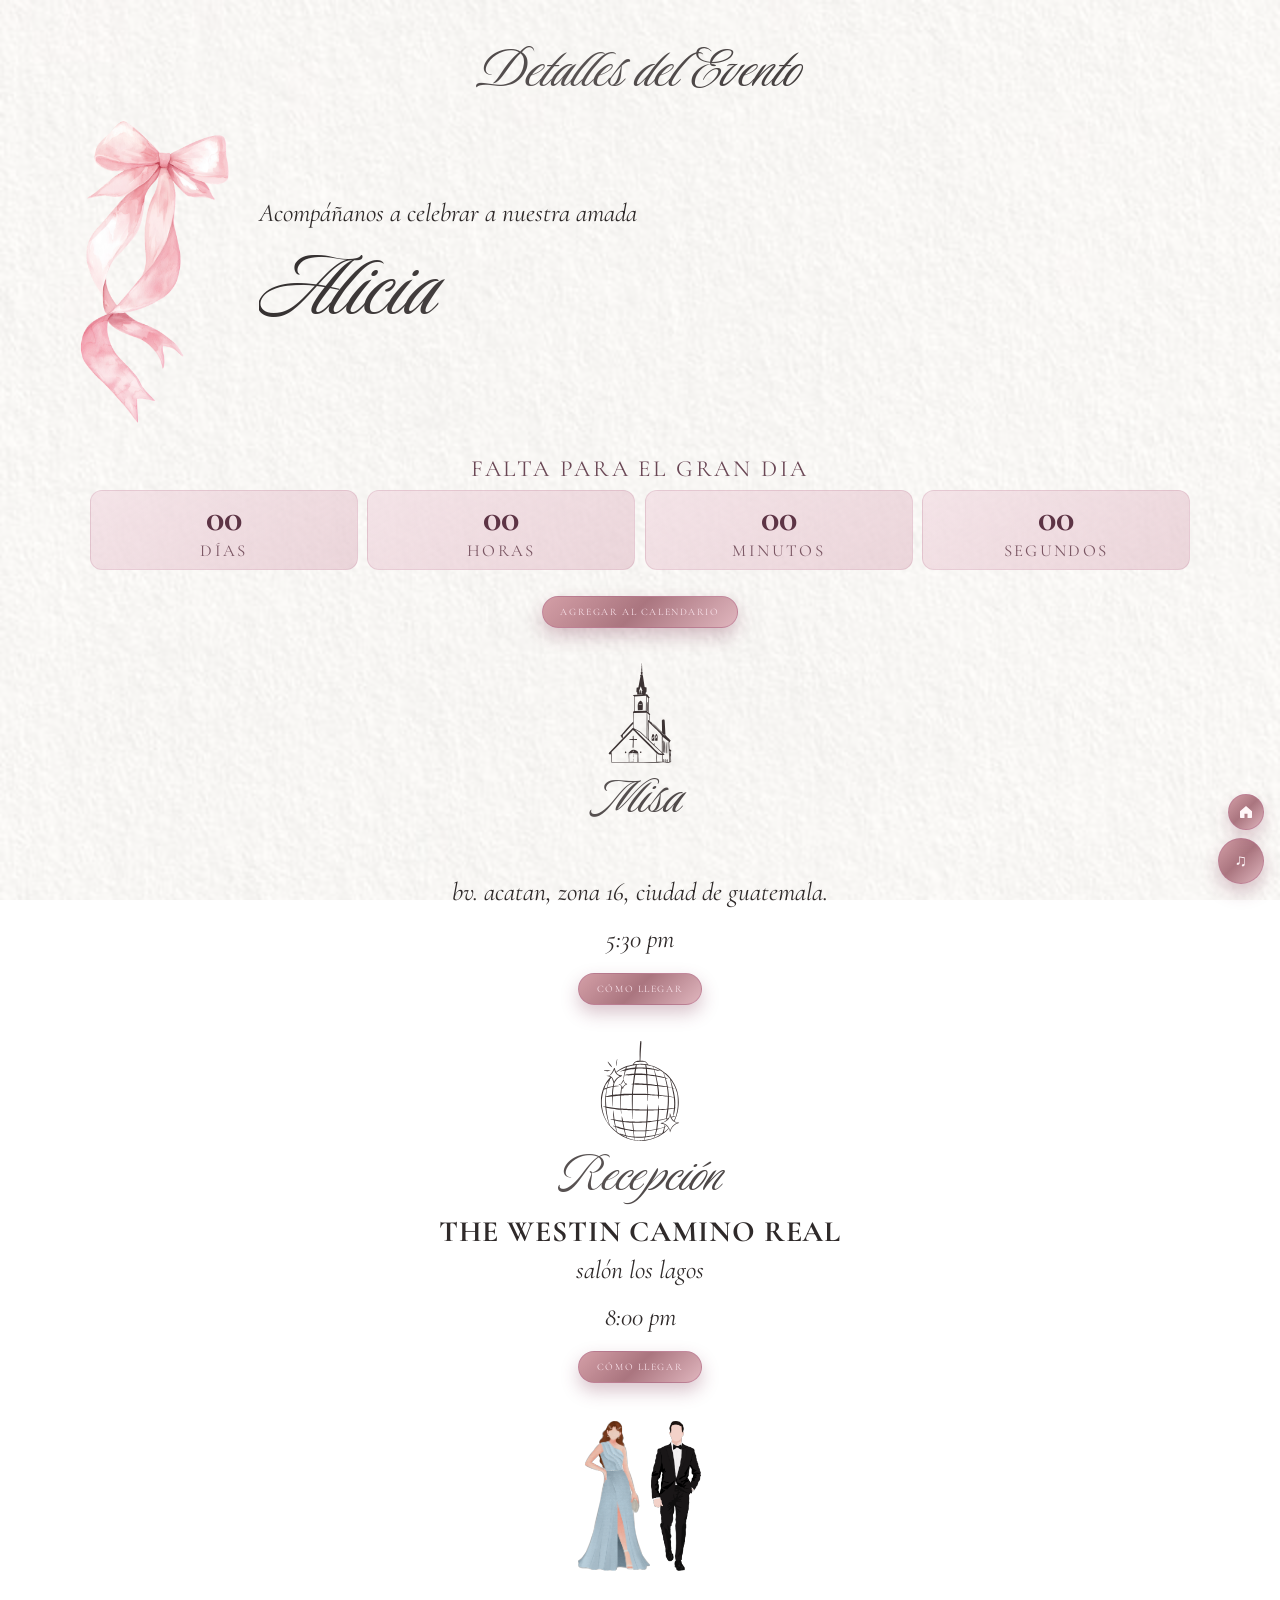
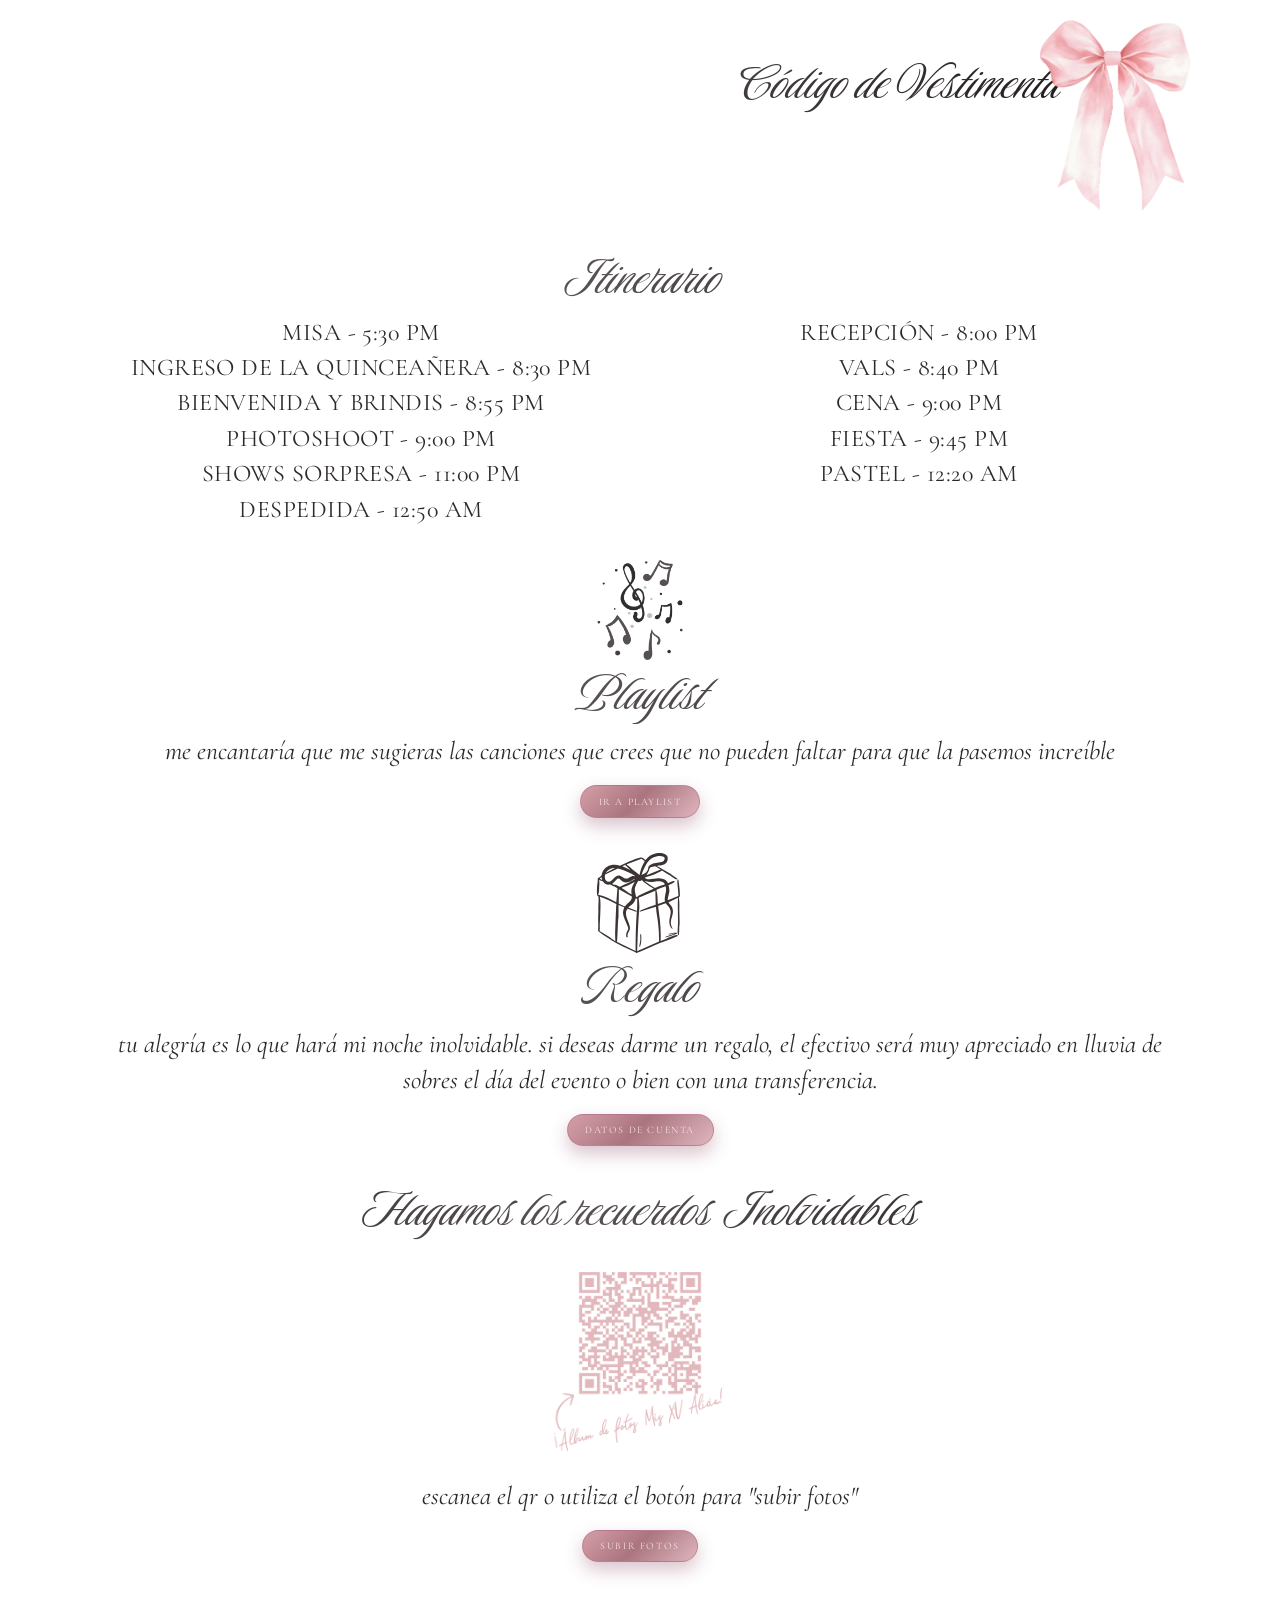
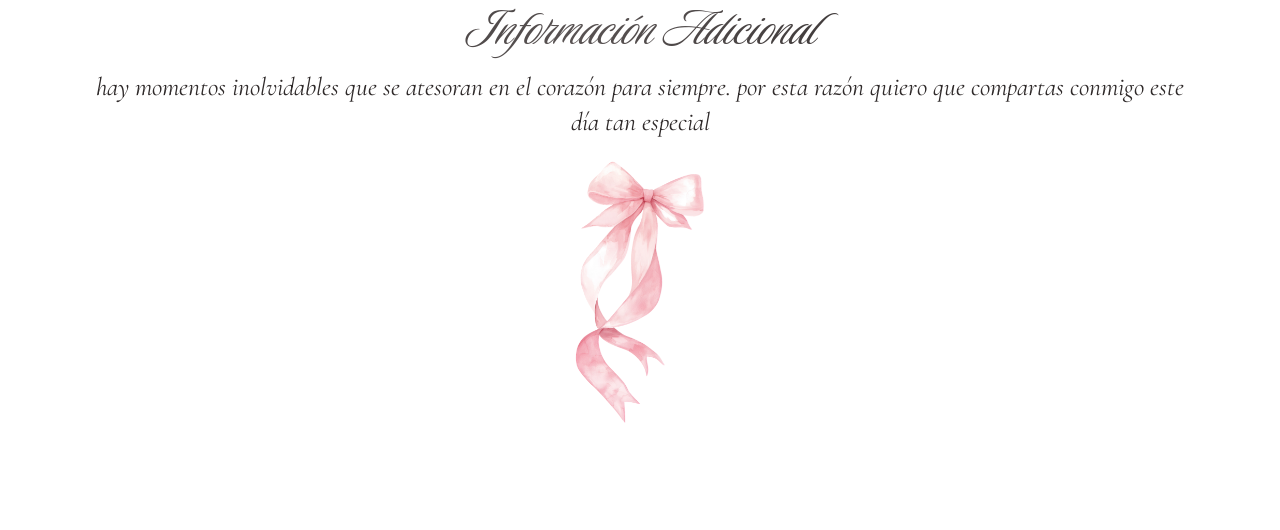
<file: detalles-del-evento.html>
<!DOCTYPE html>
<html lang="es">
<head>
    <meta charset="UTF-8">
    <meta name="viewport" content="width=device-width, initial-scale=1.0">
    <title>Detalles del Evento</title>
    <link rel="preconnect" href="https://fonts.googleapis.com">
    <link rel="preconnect" href="https://fonts.gstatic.com" crossorigin>
    <link href="https://fonts.googleapis.com/css2?family=Cormorant:ital,wght@0,400;0,700;1,400&family=Cormorant+Garamond:ital,wght@0,400;0,700;1,400&family=Luxurious+Script&display=swap" rel="stylesheet">
    <style>
        :root {
            --font-title: 'Luxurious Script', cursive;
            --font-cormorant: 'Cormorant Garamond', 'Cormorant', serif;
            --ink-grad: linear-gradient(135deg, #2e2a2a 0%, #585252 45%, #1f1b1b 100%);
            --pink-btn: linear-gradient(135deg, #d49fa7 0%, #aa757f 48%, #e0b6be 100%);
        }

        * {
            box-sizing: border-box;
            margin: 0;
            padding: 0;
        }

        body {
            font-family: var(--font-cormorant);
            font-weight: 400;
            color: #2f2a2a;
            min-height: 100vh;
            position: relative;
            overflow-x: hidden;
        }

        body::before {
            content: '';
            position: fixed;
            inset: 0;
            background: url('images/fondos/F1.png') center / cover no-repeat;
            opacity: 0.5;
            z-index: -1;
        }

        .detalle-wrap {
            width: min(92vw, 760px);
            margin: 0 auto;
            padding: 2rem 0 3rem;
        }

        .titulo-principal,
        .section-title,
        .itinerario-title,
        .additional-title,
        .nombre-destacado {
            font-family: var(--font-title);
            font-weight: 400;
            line-height: 1;
            text-align: center;
            background: var(--ink-grad);
            -webkit-background-clip: text;
            background-clip: text;
            -webkit-text-fill-color: transparent;
        }

        .titulo-principal {
            font-size: 3rem;
            margin-bottom: 1rem;
        }

        .intro-row {
            display: grid;
            grid-template-columns: 120px 1fr;
            align-items: center;
            margin-bottom: 1.5rem;
        }

        .intro-mono {
            width: 80px;
            height: auto;
            justify-self: end;
            margin-right: 10px;
        }

        .intro-copy {
            font-family: var(--font-cormorant);
            font-size: clamp(1.45rem, 2.7vw, 1.95rem);
            font-style: italic;
            line-height: 1.2;
            text-align: left;
        }

        .nombre-destacado {
            display: block;
            font-size: clamp(5rem, 10vw, 6.6rem);
            margin-top: 0.2rem;
            text-align: left;
            padding: 5px;
        }

        .bloque {
            text-align: center;
            margin-top: 2.225rem;
        }

        .section-icon {
            width: 100px;
            height: 100px;
            object-fit: contain;
            display: block;
            margin: 0 auto 0.35rem;
            opacity: 0;
            transform: translateY(10px) scale(0.95);
            animation: iconIn 700ms ease forwards, iconFloat 3s ease-in-out 700ms infinite;
        }

        .icon-delay-1 { animation-delay: 120ms, 820ms; }
        .icon-delay-2 { animation-delay: 260ms, 960ms; }
        .icon-delay-3 { animation-delay: 400ms, 1100ms; }
        .icon-delay-4 { animation-delay: 540ms, 1240ms; }

        .section-icon-pair.is-large .section-icon {
            width: 180px;
            height: 180px;
            margin-right: -50px;
            margin-left: -40px;
            margin-top: 20px;
}

        .section-icon-pair {
            display: flex;
            align-items: center;
            justify-content: center;
            gap: 0.1rem;
            margin: 1.1rem auto 0.25rem;
        }

        .section-icon-pair .section-icon {
            margin: 0;
        }

        .countdown {
            margin-top: 0.8rem;
            padding: 0.45rem 0;
            text-align: center;
        }

        .countdown-title {
            font-family: var(--font-cormorant);
            font-size: clamp(1.1rem, 2.2vw, 1.45rem);
            text-transform: uppercase;
            letter-spacing: 0.12em;
            color: #6a4755;
            margin-bottom: 0.45rem;
        }

        .countdown-grid {
            display: grid;
            grid-template-columns: repeat(4, minmax(0, 1fr));
            gap: 0.45rem;
        }

        .countdown-item {
            border-radius: 12px;
            padding: 0.5rem 0.35rem;
            background: linear-gradient(150deg, rgba(242, 221, 227, 0.76) 0%, rgba(227, 194, 203, 0.64) 100%);
            border: 1px solid rgba(184, 116, 144, 0.2);
            animation: cardBreath 2.8s ease-in-out infinite;
        }

        .countdown-number {
            font-family: var(--font-cormorant);
            font-size: clamp(1.65rem, 3.4vw, 2.25rem);
            font-weight: 700;
            color: #5d3445;
            line-height: 1;
        }

        .countdown-label {
            display: block;
            margin-top: 0.15rem;
            font-family: var(--font-cormorant);
            font-size: 10px;
            letter-spacing: 0.14em;
            text-transform: uppercase;
            color: #7a5663;
        }

        .countdown-sub {
            margin-top: 0.5rem;
            font-family: var(--font-cormorant);
            font-style: italic;
            font-size: 0.95rem;
            color: #4d3740;
        }

        .calendar-wrap {
            text-align: center;
            margin-top: 0.75rem;
        }

        .section-title,
        .itinerario-title,
        .additional-title {
            font-size: clamp(2.8rem, 5.8vw, 3.8rem);
            margin-bottom: 0.55rem;
        }

        .subtitulo-strong {
            font-family: var(--font-cormorant);
            font-weight: 700;
            text-transform: uppercase;
            font-size: clamp(1.35rem, 2.9vw, 1.85rem);
            letter-spacing: 0.03em;
            margin-bottom: 0.18rem;
        }

        .texto-italica {
            font-family: var(--font-cormorant);
            font-style: italic;
            text-transform: lowercase;
            font-size: clamp(1.25rem, 2.5vw, 1.6rem);
            line-height: 1.38;
            margin-bottom: 0.7rem;
        }

        .btn-como-llegar,
        .btn-regresar {
            display: inline-flex;
            align-items: center;
            justify-content: center;
            margin-top: 0.35rem;
            padding: 0.58rem 1.1rem;
            border: 1px solid rgba(184, 116, 144, 0.62);
            border-radius: 999px;
            background: var(--pink-btn);
            color: #f9e2ea;
            text-decoration: none;
            text-transform: uppercase;
            letter-spacing: 0.16em;
            font-size: 0.62rem;
            font-family: var(--font-cormorant);
            font-weight: 400;
            box-shadow: 0 8px 18px rgba(120, 42, 73, 0.28);
            cursor: pointer;
        }

        .modal-overlay {
            position: fixed;
            inset: 0;
            background: rgba(35, 20, 28, 0.45);
            display: none;
            align-items: center;
            justify-content: center;
            padding: 1rem;
            z-index: 40;
        }

        .modal-overlay.is-open {
            display: flex;
        }

        .modal-cuenta {
            width: min(92vw, 430px);
            border-radius: 18px;
            background: rgba(255, 255, 255, 0.95);
            border: 1px solid rgba(184, 116, 144, 0.34);
            box-shadow: 0 20px 36px rgba(85, 39, 56, 0.24);
            padding: 1.2rem 1rem 1rem;
            text-align: center;
        }

        .modal-cuenta .section-title {
            margin-bottom: 0.6rem;
        }

        .modal-cuenta-datos {
            font-family: var(--font-cormorant);
            font-size: 1.02rem;
            line-height: 1.35;
            color: #2f2a2a;
            margin-bottom: 0.8rem;
        }

        .modal-cuenta-linea {
            margin-bottom: 0.22rem;
        }

        .modal-cuenta-acciones {
            display: flex;
            gap: 0.5rem;
            justify-content: center;
            flex-wrap: wrap;
        }

        .modal-feedback {
            margin-top: 0.55rem;
            min-height: 1.2rem;
            font-family: var(--font-cormorant);
            font-size: 0.92rem;
            color: #5c3a45;
        }

        .qr-recuerdos {
            width: min(72vw, 220px);
            height: auto;
            display: block;
            margin: 0.2rem auto 0.5rem;
        }

        .dress-row {
            display: grid;
            grid-template-columns: 1fr 120px;
            align-items: center;
            margin-top: 2.425rem;
        }

        .dress-copy {
            text-align: right;
        }

        .dress-copy .section-title {
            text-align: right;
            padding: 10px;
        }

        .mono-dress {
            width: 80px;
            height: auto;
            justify-self: end;
        }

        .itinerario-lista {
            margin-top: 0.3rem;
            display: grid;
            gap: 0.22rem;
        }

        .it-item {
            font-family: var(--font-cormorant);
            font-weight: 400;
            text-transform: uppercase;
            font-size: clamp(1.2rem, 2.4vw, 1.5rem);
            letter-spacing: 0.02em;
        }

        .info-adicional {
            margin-top: 2.425rem;
            text-align: center;
        }

        .mono-final {
            width: 112px;
            height: auto;
            display: block;
            margin: 1.25rem auto 1rem;
        }

        .btn-regresar {
            display: inline-flex;
            margin: 0.35rem auto 0;
        }

        .center {
            text-align: center;
        }

        .reveal-step {
            opacity: 0;
            transform: translateY(26px) scale(0.985);
            transition: opacity 760ms ease, transform 760ms ease;
            transition-delay: var(--reveal-delay, 0ms);
            will-change: opacity, transform;
        }

        .reveal-step.is-visible {
            opacity: 1;
            transform: translateY(0) scale(1);
        }

        .mono-final.reveal-step {
            transition-delay: calc(var(--reveal-delay, 0ms) + 420ms);
        }

        @keyframes iconIn {
            to {
                opacity: 1;
                transform: translateY(0) scale(1);
            }
        }

        @keyframes cardBreath {
            0%, 100% { transform: translateY(0); }
            50% { transform: translateY(-2px); }
        }

        @keyframes iconFloat {
            0%, 100% { transform: translateY(0); }
            50% { transform: translateY(-5px); }
        }

        @media (min-width: 768px) {
            .detalle-wrap {
                width: min(90vw, 980px);
                padding: 2.4rem 0 3.2rem;
            }

            .titulo-principal { font-size: 3.7rem; }

            .intro-row {
                grid-template-columns: 150px 1fr;
                gap: 1.2rem;
            }

            .intro-mono { width: 150px; }
            .mono-dress { width: 150px; }

            .section-title,
            .itinerario-title,
            .additional-title { font-size: clamp(3rem, 4.6vw, 4rem); }

            .itinerario-lista { grid-template-columns: repeat(2, minmax(0, 1fr)); gap: 0.4rem 1rem; }
            .mono-final { width: 130px; }
            .section-icon { width: 100px; height: 100px; }
            .section-icon-pair.is-large .section-icon { width: 150px; height: 150px; }
            .countdown-grid { gap: 0.6rem; }
            .countdown-number { font-size: clamp(1.8rem, 3vw, 2.4rem); }
            .countdown-label { font-size: clamp(0.9rem, 1.4vw, 1.05rem); }
        }

        @media (min-width: 1200px) {
            .detalle-wrap { width: min(86vw, 1100px); }
            .titulo-principal { font-size: 4rem; }
            .intro-copy { font-size: clamp(1.6rem, 2vw, 2.05rem); }
            .nombre-destacado { font-size: clamp(5.2rem, 8vw, 6.8rem); }
        }
    </style>
</head>
<body>
    <main class="detalle-wrap">
        <h1 class="titulo-principal">Detalles del Evento</h1>

        <section class="intro-row">
            <img class="intro-mono" src="images/MONO-ROSA-2.png" alt="Decoracion floral">
            <div>
                <p class="intro-copy">Acompáñanos a celebrar a nuestra amada</p>
                <span class="nombre-destacado">Alicia</span>
            </div>
        </section>

        <section class="countdown" aria-label="Cuenta regresiva al evento">
            <p class="countdown-title">Falta para el gran dia</p>
            <div class="countdown-grid" id="countdown-grid">
                <div class="countdown-item">
                    <span class="countdown-number" id="cd-days">00</span>
                    <span class="countdown-label">Días</span>
                </div>
                <div class="countdown-item">
                    <span class="countdown-number" id="cd-hours">00</span>
                    <span class="countdown-label">Horas</span>
                </div>
                <div class="countdown-item">
                    <span class="countdown-number" id="cd-minutes">00</span>
                    <span class="countdown-label">Minutos</span>
                </div>
                <div class="countdown-item">
                    <span class="countdown-number" id="cd-seconds">00</span>
                    <span class="countdown-label">Segundos</span>
                </div>
            </div>
        </section>

        <p class="calendar-wrap">
            <a
                class="btn-como-llegar"
                href="https://calendar.google.com/calendar/render?action=TEMPLATE&text=Mis+Quince+Alicia&details=Desde+las+5%3A00+pm+hasta+las+00%3A00+hrs.+-+Hora+Guatemala&location=The+Westin+Camino+Real%2C+Ciudad+de+Guatemala&dates=20260605T170000/20260606T000000&ctz=America/Guatemala"
                target="_blank"
                rel="noopener noreferrer"
            >Agregar al calendario</a>
        </p>

        <section class="bloque" id="section-ceremonia">
            <img class="section-icon icon-delay-1" src="images/iconos/CHURCH.svg" alt="Icono de iglesia">
            <h2 class="section-title" id="ceremonia-titulo">Ceremonia y Misa</h2>
            <p class="subtitulo-strong" id="ceremonia-lugar"></p>
            <p class="texto-italica" id="ceremonia-direccion"></p>
            <p class="texto-italica" id="ceremonia-hora">5:30 pm</p>
            <a class="btn-como-llegar" id="ceremonia-mapa" href="#" target="_blank" rel="noopener noreferrer">Cómo llegar</a>
        </section>

        <section class="bloque">
            <img class="section-icon icon-delay-2" src="images/iconos/RECEPTION.svg" alt="Icono de recepción">
            <h2 class="section-title">Recepción</h2>
            <p class="subtitulo-strong">The Westin Camino Real</p>
            <p class="texto-italica">salón los lagos</p>
            <p class="texto-italica">8:00 pm</p>
            <a class="btn-como-llegar" href="https://maps.app.goo.gl/rNAuivBpvhVXi5j36" target="_blank" rel="noopener noreferrer">Cómo llegar</a>
        </section>

        <div class="section-icon-pair is-large" aria-hidden="true">
            <img class="section-icon icon-delay-2" src="images/iconos/LADY.svg" alt="">
            <img class="section-icon icon-delay-3" src="images/iconos/GROOM.svg" alt="">
        </div>

        <section class="dress-row">
            <div class="dress-copy">
                <h2 class="section-title">Código de Vestimenta</h2>
                <p class="texto-italica">formal, se reserva solo para la quinceañera el color rosado y/o similares.</p>
            </div>
            <img class="mono-dress" src="images/MONO-ROSA.png" alt="Decoracion floral rosa">
        </section>

        <section class="bloque" id="section-itinerario">
            <h2 class="itinerario-title">Itinerario</h2>
            <div class="itinerario-lista">
                <p class="it-item" id="itinerario-misa">Misa - 5:30 pm</p>
                <p class="it-item">Recepción - 8:00 pm</p>
                <p class="it-item">Ingreso de la Quinceañera - 8:30 pm</p>
                <p class="it-item">Vals - 8:40 pm</p>
                <p class="it-item">Bienvenida y Brindis - 8:55 pm</p>
                <p class="it-item">Cena - 9:00 pm</p>
                <p class="it-item">Photoshoot - 9:00 pm</p>
                <p class="it-item">Fiesta - 9:45 pm</p>
                <p class="it-item">Shows sorpresa - 11:00 pm</p>
                <p class="it-item">Pastel - 12:20 am</p>
                <p class="it-item">Despedida - 12:50 am</p>
            </div>
        </section>

        <section class="bloque">
            <img class="section-icon icon-delay-3" src="images/iconos/PLAYLIST.svg" alt="Icono de playlist">
            <h2 class="section-title">Playlist</h2>
            <p class="texto-italica">me encantaría que me sugieras las canciones que crees que no pueden faltar para que la pasemos increíble</p>
            <a class="btn-como-llegar" href="https://open.spotify.com/playlist/4WZqdfOjJTqoucre6Qp05k?si=c8b388d00ba64716&pt=41d2643879cdbf3e4742efac1c0cfe7a" target="_blank" rel="noopener noreferrer">Ir a playlist</a>
        </section>

        <section class="bloque">
            <img class="section-icon icon-delay-4" src="images/iconos/GIFTS.svg" alt="Icono de regalos">
            <h2 class="section-title">Regalo</h2>
            <p class="texto-italica">Tu alegría es lo que hará mi noche inolvidable. Si deseas darme un regalo, el efectivo será muy apreciado en lluvia de sobres el día del evento o bien con una transferencia.</p>
            <button class="btn-como-llegar" id="btn-cuenta" type="button">Datos de Cuenta</button>
        </section>

        <section class="bloque">
            <h2 class="section-title">Hagamos los recuerdos Inolvidables</h2>
            <img class="qr-recuerdos" src="images/QR-Alicia.png" alt="QR para subir fotos del evento">
                <p class="texto-italica">Escanea el QR o utiliza el botón para "Subir fotos"</p>
            <a class="btn-como-llegar" href="https://drive.google.com/drive/folders/1Cq--9CZ1t9KdWHJexPj9fuJFE2fMR4Kt?usp=drive_link" target="_blank" rel="noopener noreferrer">Subir fotos</a>
        </section>

        <section class="info-adicional">
            <h2 class="additional-title">Información Adicional</h2>
            <p class="texto-italica">Hay momentos inolvidables que se atesoran en el corazón para siempre. Por esta razón quiero que compartas conmigo este día tan especial</p>
        </section>

        <img class="mono-final" src="images/MONO-ROSA-2.png" alt="Decoracion floral final">

        <p class="center">
            <a class="btn-regresar" id="btn-back-home" href="index.html#invitacion">Volver a la Invitación</a>
        </p>
    </main>

    <div class="modal-overlay" id="modal-cuenta" aria-hidden="true">
        <div class="modal-cuenta" role="dialog" aria-modal="true" aria-labelledby="modal-cuenta-titulo">
            <h2 class="section-title" id="modal-cuenta-titulo">Datos de Cuenta</h2>
            <div class="modal-cuenta-datos" id="modal-cuenta-datos" aria-label="Información de cuenta bancaria">
                <p class="modal-cuenta-linea">Banco Promerica</p>
                <p class="modal-cuenta-linea">Titular: MARIA ALICIA MARROQUIN HERNANDEZ</p>
                <p class="modal-cuenta-linea">Tipo: Ahorro</p>
                <p class="modal-cuenta-linea">Moneda: Quetzales</p>
                <p class="modal-cuenta-linea">Número: 32626580325889</p>
            </div>
            <div class="modal-cuenta-acciones">
                <button class="btn-como-llegar" id="btn-copiar-cuenta" type="button">Copiar datos</button>
                <button class="btn-como-llegar" id="btn-cerrar-cuenta" type="button">Cerrar</button>
            </div>
            <p class="modal-feedback" id="modal-feedback" aria-live="polite"></p>
        </div>
    </div>

    <script src="config.js"></script>
    <script src="animations-global.js"></script>
    <script src="music-global.js"></script>
    <script>
        (function () {
            var params = new URLSearchParams(window.location.search || '');
            var guestId = String(params.get('id') || params.get('idg') || '').trim().toUpperCase();
            var isGroup50 = guestId === 'G50' || guestId === '50';
            var ceremonySection = document.getElementById('section-ceremonia');
            var itinerarySection = document.getElementById('section-itinerario');
            var itineraryMisa = document.getElementById('itinerario-misa');
            if (!ceremonySection) return;

            if (isGroup50) {
                ceremonySection.style.display = 'none';
                ceremonySection.setAttribute('aria-hidden', 'true');
                if (itinerarySection) {
                    itinerarySection.style.display = '';
                    itinerarySection.removeAttribute('aria-hidden');
                }
                if (itineraryMisa) {
                    itineraryMisa.style.display = 'none';
                    itineraryMisa.setAttribute('aria-hidden', 'true');
                }
                return;
            }

            if (itineraryMisa) {
                itineraryMisa.style.display = '';
                itineraryMisa.removeAttribute('aria-hidden');
            }

            var eventConfig = (window.config && window.config.evento && window.config.evento.ceremonia) || {};
            var titleEl = document.getElementById('ceremonia-titulo');
            var placeEl = document.getElementById('ceremonia-lugar');
            var addressEl = document.getElementById('ceremonia-direccion');
            var timeEl = document.getElementById('ceremonia-hora');
            var mapEl = document.getElementById('ceremonia-mapa');

            if (titleEl && eventConfig.titulo) titleEl.textContent = eventConfig.titulo;
            if (placeEl) {
                placeEl.textContent = eventConfig.lugar || '';
                placeEl.style.display = eventConfig.lugar ? '' : 'none';
            }
            if (addressEl) {
                addressEl.textContent = eventConfig.direccion || '';
                addressEl.style.display = eventConfig.direccion ? '' : 'none';
            }
            if (timeEl && eventConfig.hora) timeEl.textContent = eventConfig.hora;
            if (mapEl) {
                if (eventConfig.ubicacionUrl) {
                    mapEl.href = eventConfig.ubicacionUrl;
                    mapEl.style.display = '';
                } else {
                    mapEl.style.display = 'none';
                }
            }
        })();

        (function () {
            var btn = document.getElementById('btn-back-home');
            if (!btn) return;
            var params = new URLSearchParams(window.location.search || '');
            var q = params.toString();
            btn.href = q ? ('index.html?' + q + '#invitacion') : 'index.html#invitacion';
        })();

        (function () {
            var openBtn = document.getElementById('btn-cuenta');
            var modal = document.getElementById('modal-cuenta');
            var closeBtn = document.getElementById('btn-cerrar-cuenta');
            var copyBtn = document.getElementById('btn-copiar-cuenta');
            var feedback = document.getElementById('modal-feedback');
            var accountText = [
                'Banco Promerica',
                'Titular: MARIA ALICIA MARROQUIN HERNANDEZ',
                'Tipo: Ahorro',
                'Moneda: Quetzales',
                'Número: 32626580325889'
            ].join('\n');

            if (!openBtn || !modal || !closeBtn || !copyBtn || !feedback) return;

            function openModal() {
                modal.classList.add('is-open');
                modal.setAttribute('aria-hidden', 'false');
                feedback.textContent = '';
            }

            function closeModal() {
                modal.classList.remove('is-open');
                modal.setAttribute('aria-hidden', 'true');
            }

            openBtn.addEventListener('click', openModal);
            closeBtn.addEventListener('click', closeModal);

            modal.addEventListener('click', function (event) {
                if (event.target === modal) closeModal();
            });

            document.addEventListener('keydown', function (event) {
                if (event.key === 'Escape' && modal.classList.contains('is-open')) {
                    closeModal();
                }
            });

            copyBtn.addEventListener('click', async function () {
                try {
                    await navigator.clipboard.writeText(accountText);
                    feedback.textContent = 'Datos copiados.';
                } catch (error) {
                    feedback.textContent = 'No se pudo copiar automáticamente.';
                }
            });
        })();

        (function () {
            var eventDate = new Date('2026-06-05T20:00:00-06:00').getTime();
            var dayEl = document.getElementById('cd-days');
            var hourEl = document.getElementById('cd-hours');
            var minuteEl = document.getElementById('cd-minutes');
            var secondEl = document.getElementById('cd-seconds');

            if (!dayEl || !hourEl || !minuteEl || !secondEl) return;

            function pad(n) {
                return String(n).padStart(2, '0');
            }

            function updateCountdown() {
                var now = Date.now();
                var diff = eventDate - now;

                if (diff <= 0) {
                    dayEl.textContent = '00';
                    hourEl.textContent = '00';
                    minuteEl.textContent = '00';
                    secondEl.textContent = '00';
                    return;
                }

                var totalSeconds = Math.floor(diff / 1000);
                var days = Math.floor(totalSeconds / 86400);
                var hours = Math.floor((totalSeconds % 86400) / 3600);
                var minutes = Math.floor((totalSeconds % 3600) / 60);
                var seconds = totalSeconds % 60;

                dayEl.textContent = pad(days);
                hourEl.textContent = pad(hours);
                minuteEl.textContent = pad(minutes);
                secondEl.textContent = pad(seconds);
            }

            updateCountdown();
            setInterval(updateCountdown, 1000);
        })();

        (function () {
            var targets = Array.prototype.slice.call(document.querySelectorAll(
                '.intro-row, .countdown, .calendar-wrap, .bloque, .section-icon-pair.is-large, .dress-row, .info-adicional, .mono-final, .center'
            ));

            if (!targets.length) return;

            targets.forEach(function (el, index) {
                el.classList.add('reveal-step');
                var baseDelay = index * 90;
                if (el.classList.contains('mono-final')) {
                    baseDelay += 320;
                }
                el.style.setProperty('--reveal-delay', baseDelay + 'ms');
            });

            var observer = new IntersectionObserver(function (entries) {
                entries.forEach(function (entry) {
                    if (!entry.isIntersecting) return;
                    entry.target.classList.add('is-visible');
                    observer.unobserve(entry.target);
                });
            }, {
                threshold: 0.2,
                rootMargin: '0px 0px -12% 0px'
            });

            targets.forEach(function (el) {
                observer.observe(el);
            });
        })();
    </script>
    <script src="ios-audio-fix.js"></script>
</body>
</html>
</file>
